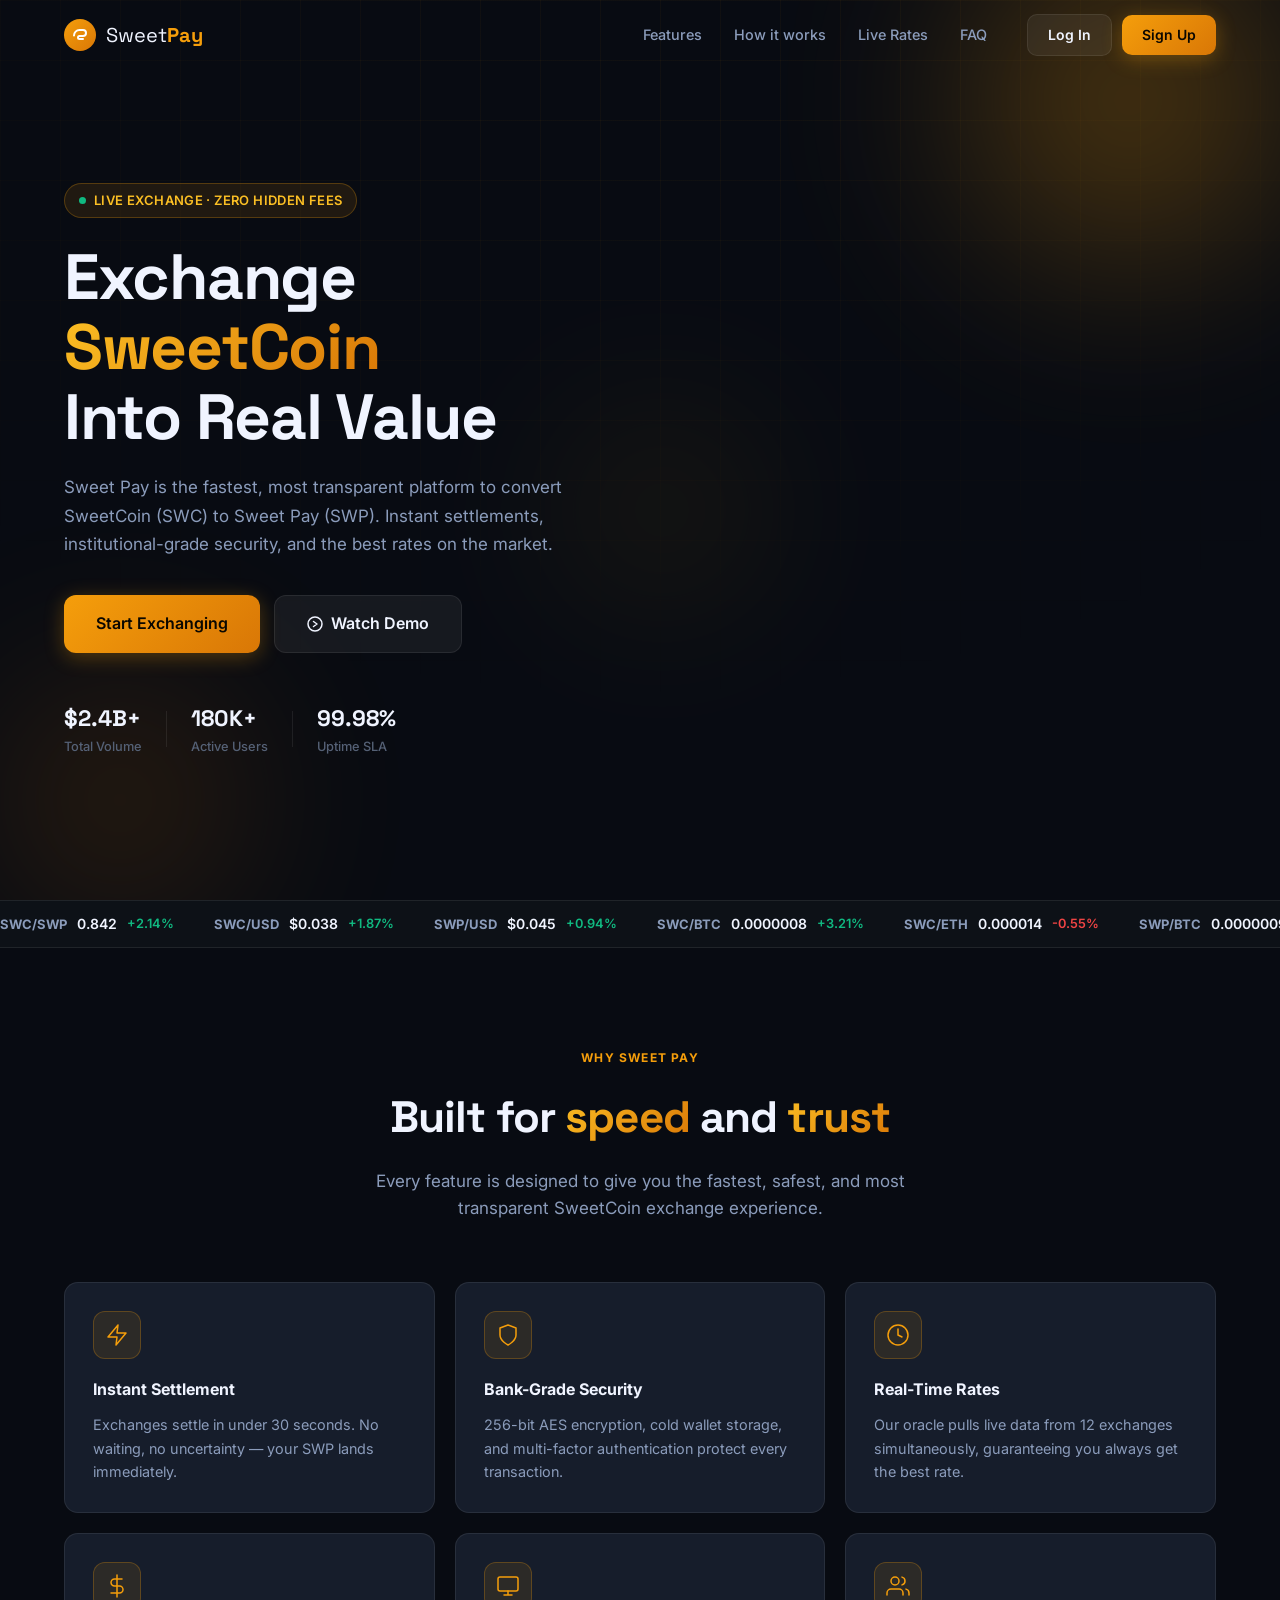
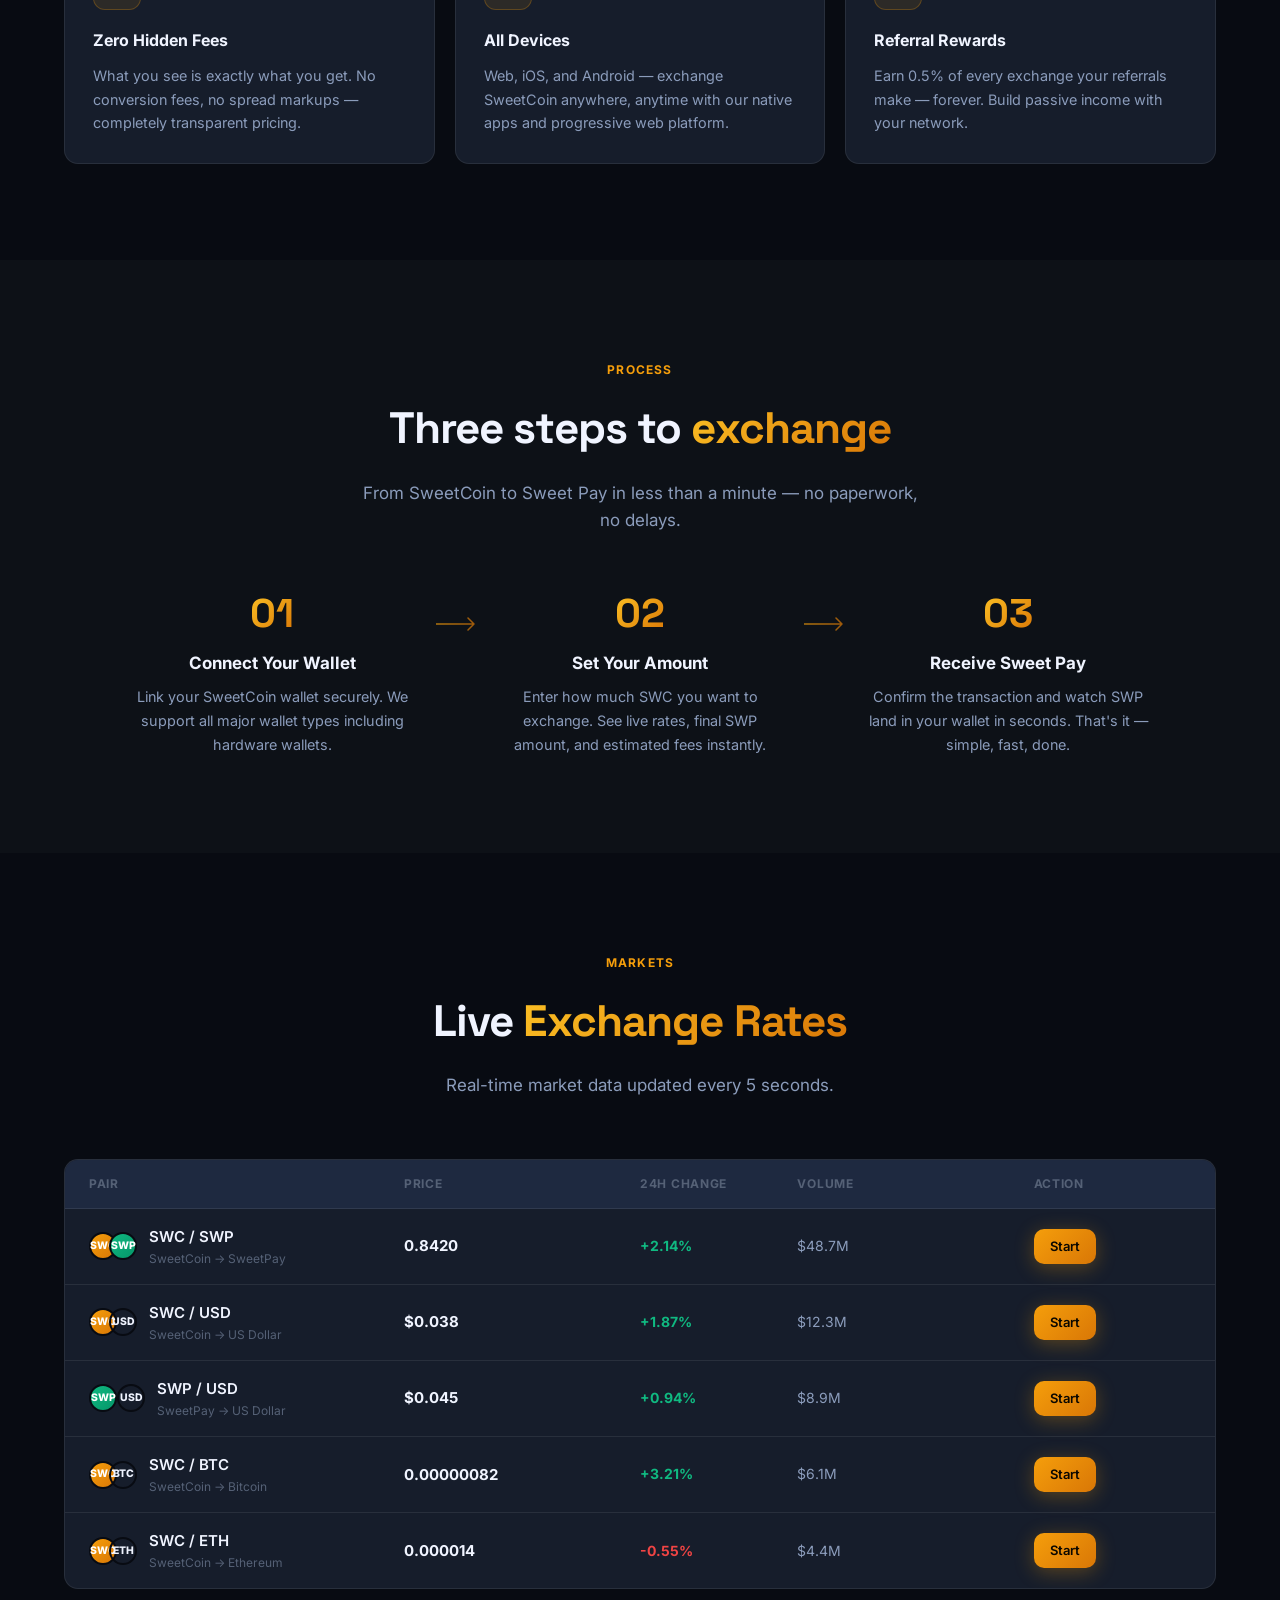
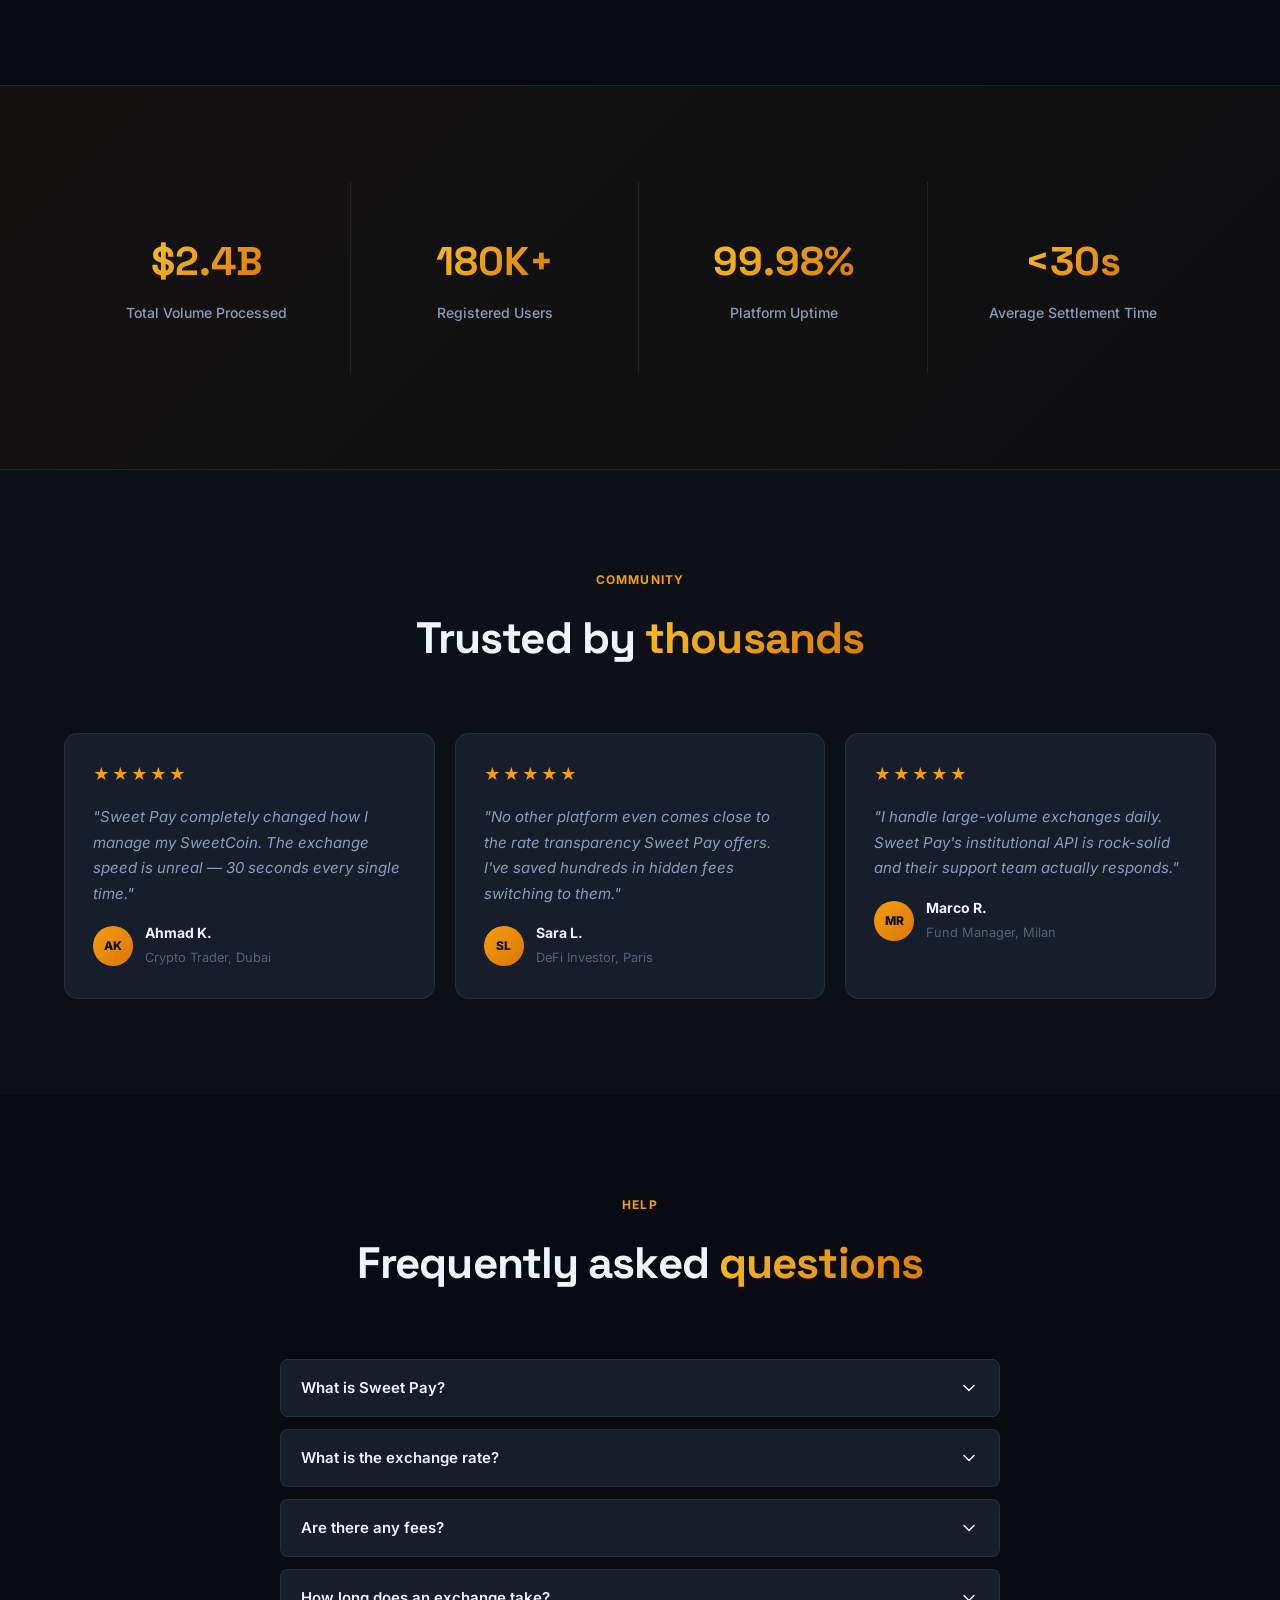
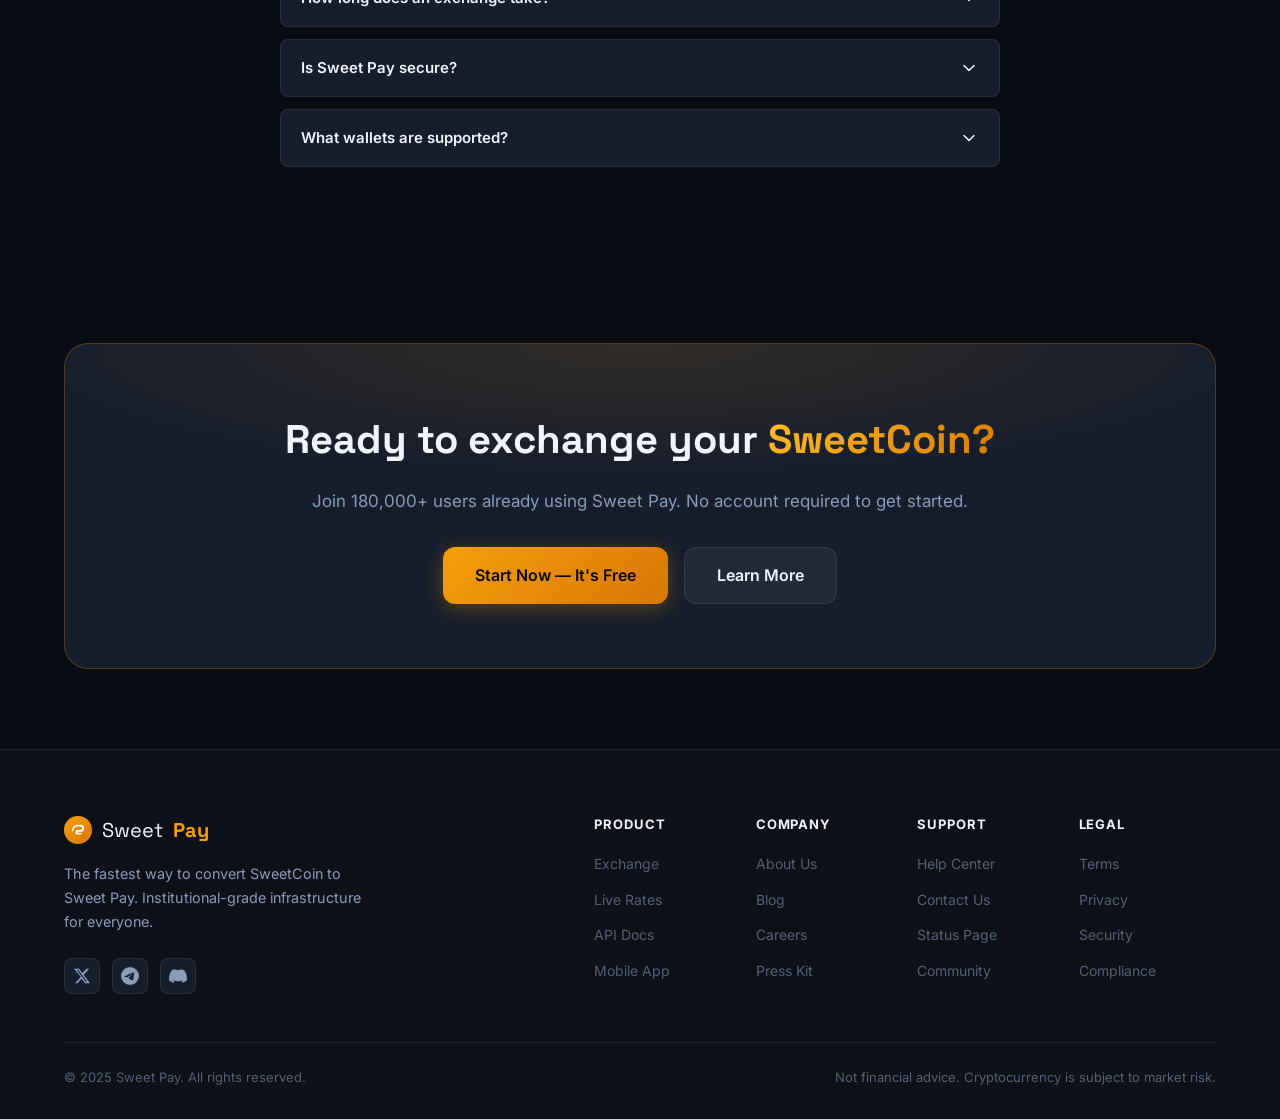
<file: index.html>
<!DOCTYPE html>
<html lang="en">
<head>
  <meta charset="UTF-8" />
  <meta name="viewport" content="width=device-width, initial-scale=1.0" />
  <title>Sweet Pay — SweetCoin Exchange</title>
  <meta name="description" content="Sweet Pay is the fastest, most secure platform to convert SweetCoin (SWC) into Sweet Pay (SWP) instantly." />
  <link rel="icon" href="assets/images/favicon.svg" type="image/svg+xml" />
  <link rel="preconnect" href="https://fonts.googleapis.com" />
  <link rel="preconnect" href="https://fonts.gstatic.com" crossorigin />
  <link href="https://fonts.googleapis.com/css2?family=Inter:wght@300;400;500;600;700;800;900&family=Space+Grotesk:wght@400;500;600;700&display=swap" rel="stylesheet" />
  <link rel="stylesheet" href="assets/css/style.css" />
</head>
<body>

  <!-- NAV -->
  <nav class="nav" id="nav">
    <div class="nav__container">
      <a href="#" class="nav__logo">
        <span class="nav__logo-icon">
          <svg width="32" height="32" viewBox="0 0 32 32" fill="none"><circle cx="16" cy="16" r="16" fill="url(#lg1)"/><path d="M10 16.5C10 13.462 12.462 11 15.5 11H19a3 3 0 010 6h-3.5a1.5 1.5 0 000 3H19" stroke="#fff" stroke-width="2" stroke-linecap="round"/><defs><linearGradient id="lg1" x1="0" y1="0" x2="32" y2="32" gradientUnits="userSpaceOnUse"><stop stop-color="#f59e0b"/><stop offset="1" stop-color="#d97706"/></linearGradient></defs></svg>
        </span>
        <span>Sweet<strong>Pay</strong></span>
      </a>
      <ul class="nav__links">
        <li><a href="#features">Features</a></li>
        <li><a href="#how">How it works</a></li>
        <li><a href="#rates">Live Rates</a></li>
        <li><a href="#faq">FAQ</a></li>
      </ul>
      <div class="nav__actions" id="nav-actions">
        <a href="login.html" class="btn btn--ghost">Log In</a>
        <a href="register.html" class="btn btn--primary">Sign Up</a>
      </div>
      <button class="nav__burger" id="burger" aria-label="Menu">
        <span></span><span></span><span></span>
      </button>
    </div>
    <div class="nav__mobile" id="mobile-menu">
      <a href="#features">Features</a>
      <a href="#how">How it works</a>
      <a href="#rates">Live Rates</a>
      <a href="#faq">FAQ</a>
      <a href="login.html" class="btn btn--ghost" style="margin-top:8px;">تسجيل الدخول</a>
      <a href="register.html" class="btn btn--primary" style="margin-top:8px;">إنشاء حساب</a>
    </div>
  </nav>

  <!-- HERO -->
  <section class="hero">
    <div class="hero__bg">
      <div class="hero__orb hero__orb--1"></div>
      <div class="hero__orb hero__orb--2"></div>
      <div class="hero__orb hero__orb--3"></div>
      <div class="hero__grid"></div>
    </div>
    <div class="container">
      <div class="hero__inner">
        <div class="hero__text" data-animate="fade-up">
          <div class="hero__badge">
            <span class="badge__dot"></span>
            Live Exchange · Zero Hidden Fees
          </div>
          <h1 class="hero__title">
            Exchange <span class="gradient-text">SweetCoin</span><br/>
            Into Real Value
          </h1>
          <p class="hero__subtitle">
            Sweet Pay is the fastest, most transparent platform to convert SweetCoin (SWC) to Sweet Pay (SWP). Instant settlements, institutional-grade security, and the best rates on the market.
          </p>
          <div class="hero__cta">
            <a href="register.html" class="btn btn--primary btn--lg">Start Exchanging</a>
            <a href="#how" class="btn btn--ghost btn--lg">
              <svg width="16" height="16" viewBox="0 0 16 16" fill="none"><circle cx="8" cy="8" r="7" stroke="currentColor" stroke-width="1.5"/><path d="M6.5 5.5L10 8l-3.5 2.5" stroke="currentColor" stroke-width="1.5" stroke-linecap="round" stroke-linejoin="round"/></svg>
              Watch Demo
            </a>
          </div>
          <div class="hero__trust">
            <div class="trust__item">
              <strong>$2.4B+</strong>
              <span>Total Volume</span>
            </div>
            <div class="trust__divider"></div>
            <div class="trust__item">
              <strong>180K+</strong>
              <span>Active Users</span>
            </div>
            <div class="trust__divider"></div>
            <div class="trust__item">
              <strong>99.98%</strong>
              <span>Uptime SLA</span>
            </div>
          </div>
        </div>

      </div>
    </div>
  </section>

  <!-- TICKER -->
  <div class="ticker">
    <div class="ticker__track" id="ticker-track">
      <div class="ticker__item"><span class="ticker__sym">SWC/SWP</span> <span class="ticker__price" id="t1">0.842</span> <span class="ticker__up">+2.14%</span></div>
      <div class="ticker__item"><span class="ticker__sym">SWC/USD</span> <span class="ticker__price">$0.038</span> <span class="ticker__up">+1.87%</span></div>
      <div class="ticker__item"><span class="ticker__sym">SWP/USD</span> <span class="ticker__price">$0.045</span> <span class="ticker__up">+0.94%</span></div>
      <div class="ticker__item"><span class="ticker__sym">SWC/BTC</span> <span class="ticker__price">0.0000008</span> <span class="ticker__up">+3.21%</span></div>
      <div class="ticker__item"><span class="ticker__sym">SWC/ETH</span> <span class="ticker__price">0.000014</span> <span class="ticker__down">-0.55%</span></div>
      <div class="ticker__item"><span class="ticker__sym">SWP/BTC</span> <span class="ticker__price">0.00000095</span> <span class="ticker__up">+1.32%</span></div>
      <div class="ticker__item"><span class="ticker__sym">Volume 24H</span> <span class="ticker__price">$48.7M</span> <span class="ticker__up">+12.4%</span></div>
      <!-- duplicated for infinite scroll -->
      <div class="ticker__item"><span class="ticker__sym">SWC/SWP</span> <span class="ticker__price">0.842</span> <span class="ticker__up">+2.14%</span></div>
      <div class="ticker__item"><span class="ticker__sym">SWC/USD</span> <span class="ticker__price">$0.038</span> <span class="ticker__up">+1.87%</span></div>
      <div class="ticker__item"><span class="ticker__sym">SWP/USD</span> <span class="ticker__price">$0.045</span> <span class="ticker__up">+0.94%</span></div>
      <div class="ticker__item"><span class="ticker__sym">SWC/BTC</span> <span class="ticker__price">0.0000008</span> <span class="ticker__up">+3.21%</span></div>
      <div class="ticker__item"><span class="ticker__sym">SWC/ETH</span> <span class="ticker__price">0.000014</span> <span class="ticker__down">-0.55%</span></div>
      <div class="ticker__item"><span class="ticker__sym">SWP/BTC</span> <span class="ticker__price">0.00000095</span> <span class="ticker__up">+1.32%</span></div>
      <div class="ticker__item"><span class="ticker__sym">Volume 24H</span> <span class="ticker__price">$48.7M</span> <span class="ticker__up">+12.4%</span></div>
    </div>
  </div>

  <!-- FEATURES -->
  <section class="section" id="features">
    <div class="container">
      <div class="section__header" data-animate="fade-up">
        <div class="section__label">Why Sweet Pay</div>
        <h2 class="section__title">Built for <span class="gradient-text">speed</span> and <span class="gradient-text">trust</span></h2>
        <p class="section__desc">Every feature is designed to give you the fastest, safest, and most transparent SweetCoin exchange experience.</p>
      </div>
      <div class="features__grid">
        <div class="feature-card" data-animate="fade-up" style="--delay: 0s">
          <div class="feature-card__icon">
            <svg width="24" height="24" viewBox="0 0 24 24" fill="none"><path d="M13 2L3 14h9l-1 8 10-12h-9l1-8z" stroke="currentColor" stroke-width="1.5" stroke-linecap="round" stroke-linejoin="round"/></svg>
          </div>
          <h3>Instant Settlement</h3>
          <p>Exchanges settle in under 30 seconds. No waiting, no uncertainty — your SWP lands immediately.</p>
        </div>
        <div class="feature-card" data-animate="fade-up" style="--delay: 0.1s">
          <div class="feature-card__icon">
            <svg width="24" height="24" viewBox="0 0 24 24" fill="none"><path d="M12 22s8-4 8-10V5l-8-3-8 3v7c0 6 8 10 8 10z" stroke="currentColor" stroke-width="1.5" stroke-linecap="round" stroke-linejoin="round"/></svg>
          </div>
          <h3>Bank-Grade Security</h3>
          <p>256-bit AES encryption, cold wallet storage, and multi-factor authentication protect every transaction.</p>
        </div>
        <div class="feature-card" data-animate="fade-up" style="--delay: 0.2s">
          <div class="feature-card__icon">
            <svg width="24" height="24" viewBox="0 0 24 24" fill="none"><circle cx="12" cy="12" r="10" stroke="currentColor" stroke-width="1.5"/><path d="M12 6v6l4 2" stroke="currentColor" stroke-width="1.5" stroke-linecap="round"/></svg>
          </div>
          <h3>Real-Time Rates</h3>
          <p>Our oracle pulls live data from 12 exchanges simultaneously, guaranteeing you always get the best rate.</p>
        </div>
        <div class="feature-card" data-animate="fade-up" style="--delay: 0.3s">
          <div class="feature-card__icon">
            <svg width="24" height="24" viewBox="0 0 24 24" fill="none"><path d="M12 1v22M17 5H9.5a3.5 3.5 0 100 7h5a3.5 3.5 0 110 7H6" stroke="currentColor" stroke-width="1.5" stroke-linecap="round" stroke-linejoin="round"/></svg>
          </div>
          <h3>Zero Hidden Fees</h3>
          <p>What you see is exactly what you get. No conversion fees, no spread markups — completely transparent pricing.</p>
        </div>
        <div class="feature-card" data-animate="fade-up" style="--delay: 0.4s">
          <div class="feature-card__icon">
            <svg width="24" height="24" viewBox="0 0 24 24" fill="none"><rect x="2" y="3" width="20" height="14" rx="2" stroke="currentColor" stroke-width="1.5"/><path d="M8 21h8M12 17v4" stroke="currentColor" stroke-width="1.5" stroke-linecap="round"/></svg>
          </div>
          <h3>All Devices</h3>
          <p>Web, iOS, and Android — exchange SweetCoin anywhere, anytime with our native apps and progressive web platform.</p>
        </div>
        <div class="feature-card" data-animate="fade-up" style="--delay: 0.5s">
          <div class="feature-card__icon">
            <svg width="24" height="24" viewBox="0 0 24 24" fill="none"><path d="M17 21v-2a4 4 0 00-4-4H5a4 4 0 00-4 4v2M9 11a4 4 0 100-8 4 4 0 000 8zM23 21v-2a4 4 0 00-3-3.87M16 3.13a4 4 0 010 7.75" stroke="currentColor" stroke-width="1.5" stroke-linecap="round" stroke-linejoin="round"/></svg>
          </div>
          <h3>Referral Rewards</h3>
          <p>Earn 0.5% of every exchange your referrals make — forever. Build passive income with your network.</p>
        </div>
      </div>
    </div>
  </section>

  <!-- HOW IT WORKS -->
  <section class="section section--dark" id="how">
    <div class="container">
      <div class="section__header" data-animate="fade-up">
        <div class="section__label">Process</div>
        <h2 class="section__title">Three steps to <span class="gradient-text">exchange</span></h2>
        <p class="section__desc">From SweetCoin to Sweet Pay in less than a minute — no paperwork, no delays.</p>
      </div>
      <div class="steps">
        <div class="step" data-animate="fade-up" style="--delay: 0s">
          <div class="step__number">01</div>
          <div class="step__content">
            <h3>Connect Your Wallet</h3>
            <p>Link your SweetCoin wallet securely. We support all major wallet types including hardware wallets.</p>
          </div>
        </div>
        <div class="step__arrow">
          <svg width="40" height="16" viewBox="0 0 40 16" fill="none"><path d="M0 8h38M32 2l6 6-6 6" stroke="url(#ag)" stroke-width="1.5" stroke-linecap="round" stroke-linejoin="round"/><defs><linearGradient id="ag" x1="0" y1="8" x2="40" y2="8" gradientUnits="userSpaceOnUse"><stop stop-color="#f59e0b"/><stop offset="1" stop-color="#d97706"/></linearGradient></defs></svg>
        </div>
        <div class="step" data-animate="fade-up" style="--delay: 0.15s">
          <div class="step__number">02</div>
          <div class="step__content">
            <h3>Set Your Amount</h3>
            <p>Enter how much SWC you want to exchange. See live rates, final SWP amount, and estimated fees instantly.</p>
          </div>
        </div>
        <div class="step__arrow">
          <svg width="40" height="16" viewBox="0 0 40 16" fill="none"><path d="M0 8h38M32 2l6 6-6 6" stroke="url(#ag2)" stroke-width="1.5" stroke-linecap="round" stroke-linejoin="round"/><defs><linearGradient id="ag2" x1="0" y1="8" x2="40" y2="8" gradientUnits="userSpaceOnUse"><stop stop-color="#f59e0b"/><stop offset="1" stop-color="#d97706"/></linearGradient></defs></svg>
        </div>
        <div class="step" data-animate="fade-up" style="--delay: 0.3s">
          <div class="step__number">03</div>
          <div class="step__content">
            <h3>Receive Sweet Pay</h3>
            <p>Confirm the transaction and watch SWP land in your wallet in seconds. That's it — simple, fast, done.</p>
          </div>
        </div>
      </div>
    </div>
  </section>

  <!-- LIVE RATES -->
  <section class="section" id="rates">
    <div class="container">
      <div class="section__header" data-animate="fade-up">
        <div class="section__label">Markets</div>
        <h2 class="section__title">Live <span class="gradient-text">Exchange Rates</span></h2>
        <p class="section__desc">Real-time market data updated every 5 seconds.</p>
      </div>
      <div class="rates-table" data-animate="fade-up">
        <div class="rates-table__header">
          <span>Pair</span>
          <span>Price</span>
          <span>24H Change</span>
          <span>Volume</span>
          <span>Action</span>
        </div>
        <div class="rates-table__body" id="rates-body">
          <!-- populated by JS -->
        </div>
      </div>
    </div>
  </section>

  <!-- STATS -->
  <section class="section stats-section">
    <div class="container">
      <div class="stats__grid">
        <div class="stat-card" data-animate="fade-up" style="--delay:0s">
          <div class="stat-card__value" data-count="2400000000">$2.4B</div>
          <div class="stat-card__label">Total Volume Processed</div>
        </div>
        <div class="stat-card" data-animate="fade-up" style="--delay:0.1s">
          <div class="stat-card__value" data-count="180000">180K+</div>
          <div class="stat-card__label">Registered Users</div>
        </div>
        <div class="stat-card" data-animate="fade-up" style="--delay:0.2s">
          <div class="stat-card__value">99.98%</div>
          <div class="stat-card__label">Platform Uptime</div>
        </div>
        <div class="stat-card" data-animate="fade-up" style="--delay:0.3s">
          <div class="stat-card__value">&lt;30s</div>
          <div class="stat-card__label">Average Settlement Time</div>
        </div>
      </div>
    </div>
  </section>

  <!-- TESTIMONIALS -->
  <section class="section section--dark">
    <div class="container">
      <div class="section__header" data-animate="fade-up">
        <div class="section__label">Community</div>
        <h2 class="section__title">Trusted by <span class="gradient-text">thousands</span></h2>
      </div>
      <div class="testimonials" data-animate="fade-up">
        <div class="testimonial">
          <div class="testimonial__stars">★★★★★</div>
          <p>"Sweet Pay completely changed how I manage my SweetCoin. The exchange speed is unreal — 30 seconds every single time."</p>
          <div class="testimonial__author">
            <div class="testimonial__avatar">AK</div>
            <div>
              <strong>Ahmad K.</strong>
              <span>Crypto Trader, Dubai</span>
            </div>
          </div>
        </div>
        <div class="testimonial">
          <div class="testimonial__stars">★★★★★</div>
          <p>"No other platform even comes close to the rate transparency Sweet Pay offers. I've saved hundreds in hidden fees switching to them."</p>
          <div class="testimonial__author">
            <div class="testimonial__avatar">SL</div>
            <div>
              <strong>Sara L.</strong>
              <span>DeFi Investor, Paris</span>
            </div>
          </div>
        </div>
        <div class="testimonial">
          <div class="testimonial__stars">★★★★★</div>
          <p>"I handle large-volume exchanges daily. Sweet Pay's institutional API is rock-solid and their support team actually responds."</p>
          <div class="testimonial__author">
            <div class="testimonial__avatar">MR</div>
            <div>
              <strong>Marco R.</strong>
              <span>Fund Manager, Milan</span>
            </div>
          </div>
        </div>
      </div>
    </div>
  </section>

  <!-- FAQ -->
  <section class="section" id="faq">
    <div class="container">
      <div class="section__header" data-animate="fade-up">
        <div class="section__label">Help</div>
        <h2 class="section__title">Frequently asked <span class="gradient-text">questions</span></h2>
      </div>
      <div class="faq__list" data-animate="fade-up">
        <div class="faq__item">
          <button class="faq__question">
            What is Sweet Pay?
            <svg class="faq__arrow" width="20" height="20" viewBox="0 0 20 20" fill="none"><path d="M5 7.5l5 5 5-5" stroke="currentColor" stroke-width="1.5" stroke-linecap="round" stroke-linejoin="round"/></svg>
          </button>
          <div class="faq__answer">Sweet Pay is a real-time currency exchange platform that converts SweetCoin (SWC) into Sweet Pay (SWP) tokens — instantly, securely, and with no hidden fees.</div>
        </div>
        <div class="faq__item">
          <button class="faq__question">
            What is the exchange rate?
            <svg class="faq__arrow" width="20" height="20" viewBox="0 0 20 20" fill="none"><path d="M5 7.5l5 5 5-5" stroke="currentColor" stroke-width="1.5" stroke-linecap="round" stroke-linejoin="round"/></svg>
          </button>
          <div class="faq__answer">The rate fluctuates live based on market conditions. Our oracle aggregates data from 12 exchanges to give you the best available rate at all times. Currently 1 SWC ≈ 0.842 SWP.</div>
        </div>
        <div class="faq__item">
          <button class="faq__question">
            Are there any fees?
            <svg class="faq__arrow" width="20" height="20" viewBox="0 0 20 20" fill="none"><path d="M5 7.5l5 5 5-5" stroke="currentColor" stroke-width="1.5" stroke-linecap="round" stroke-linejoin="round"/></svg>
          </button>
          <div class="faq__answer">No. Sweet Pay charges zero platform fees. Network gas fees may apply depending on the blockchain, but we always show you the exact cost upfront — no surprises.</div>
        </div>
        <div class="faq__item">
          <button class="faq__question">
            How long does an exchange take?
            <svg class="faq__arrow" width="20" height="20" viewBox="0 0 20 20" fill="none"><path d="M5 7.5l5 5 5-5" stroke="currentColor" stroke-width="1.5" stroke-linecap="round" stroke-linejoin="round"/></svg>
          </button>
          <div class="faq__answer">Most exchanges settle in under 30 seconds. During high network congestion, this can extend to a few minutes, but never hours.</div>
        </div>
        <div class="faq__item">
          <button class="faq__question">
            Is Sweet Pay secure?
            <svg class="faq__arrow" width="20" height="20" viewBox="0 0 20 20" fill="none"><path d="M5 7.5l5 5 5-5" stroke="currentColor" stroke-width="1.5" stroke-linecap="round" stroke-linejoin="round"/></svg>
          </button>
          <div class="faq__answer">Absolutely. We use 256-bit AES encryption, cold wallet storage for 95% of funds, mandatory 2FA, and regular third-party security audits. Your assets are always protected.</div>
        </div>
        <div class="faq__item">
          <button class="faq__question">
            What wallets are supported?
            <svg class="faq__arrow" width="20" height="20" viewBox="0 0 20 20" fill="none"><path d="M5 7.5l5 5 5-5" stroke="currentColor" stroke-width="1.5" stroke-linecap="round" stroke-linejoin="round"/></svg>
          </button>
          <div class="faq__answer">Sweet Pay is compatible with MetaMask, Trust Wallet, Ledger, Trezor, WalletConnect-compatible wallets, and all major SweetCoin native wallets.</div>
        </div>
      </div>
    </div>
  </section>

  <!-- CTA BANNER -->
  <section class="cta-section">
    <div class="container">
      <div class="cta-card" data-animate="fade-up">
        <div class="cta-card__bg"></div>
        <div class="cta-card__content">
          <h2>Ready to exchange your <span class="gradient-text">SweetCoin?</span></h2>
          <p>Join 180,000+ users already using Sweet Pay. No account required to get started.</p>
          <div class="cta-card__actions">
            <a href="register.html" class="btn btn--primary btn--lg">Start Now — It's Free</a>
            <a href="#features" class="btn btn--ghost btn--lg">Learn More</a>
          </div>
        </div>
      </div>
    </div>
  </section>

  <!-- FOOTER -->
  <footer class="footer">
    <div class="container">
      <div class="footer__top">
        <div class="footer__brand">
          <a href="#" class="nav__logo">
            <span class="nav__logo-icon">
              <svg width="28" height="28" viewBox="0 0 32 32" fill="none"><circle cx="16" cy="16" r="16" fill="url(#lg2)"/><path d="M10 16.5C10 13.462 12.462 11 15.5 11H19a3 3 0 010 6h-3.5a1.5 1.5 0 000 3H19" stroke="#fff" stroke-width="2" stroke-linecap="round"/><defs><linearGradient id="lg2" x1="0" y1="0" x2="32" y2="32" gradientUnits="userSpaceOnUse"><stop stop-color="#f59e0b"/><stop offset="1" stop-color="#d97706"/></linearGradient></defs></svg>
            </span>
            Sweet<strong>Pay</strong>
          </a>
          <p>The fastest way to convert SweetCoin to Sweet Pay. Institutional-grade infrastructure for everyone.</p>
          <div class="footer__socials">
            <a href="#" aria-label="Twitter">
              <svg width="18" height="18" viewBox="0 0 24 24" fill="currentColor"><path d="M18.244 2.25h3.308l-7.227 8.26 8.502 11.24H16.17l-4.714-6.231-5.401 6.231H2.746l7.73-8.835L1.254 2.25H8.08l4.254 5.622zm-1.161 17.52h1.833L7.084 4.126H5.117z"/></svg>
            </a>
            <a href="#" aria-label="Telegram">
              <svg width="18" height="18" viewBox="0 0 24 24" fill="currentColor"><path d="M11.944 0A12 12 0 0 0 0 12a12 12 0 0 0 12 12 12 12 0 0 0 12-12A12 12 0 0 0 12 0a12 12 0 0 0-.056 0zm4.962 7.224c.1-.002.321.023.465.14a.506.506 0 0 1 .171.325c.016.093.036.306.02.472-.18 1.898-.96 6.504-1.36 8.627-.168.9-.499 1.201-.82 1.23-.696.065-1.225-.46-1.9-.902-1.056-.693-1.653-1.124-2.678-1.8-1.185-.78-.417-1.21.258-1.91.177-.184 3.247-2.977 3.307-3.23.007-.032.014-.15-.056-.212s-.174-.041-.249-.024c-.106.024-1.793 1.14-5.061 3.345-.48.33-.913.49-1.302.48-.428-.008-1.252-.241-1.865-.44-.752-.245-1.349-.374-1.297-.789.027-.216.325-.437.893-.663 3.498-1.524 5.83-2.529 6.998-3.014 3.332-1.386 4.025-1.627 4.476-1.635z"/></svg>
            </a>
            <a href="#" aria-label="Discord">
              <svg width="18" height="18" viewBox="0 0 24 24" fill="currentColor"><path d="M20.317 4.37a19.791 19.791 0 00-4.885-1.515.074.074 0 00-.079.037c-.21.375-.444.864-.608 1.25a18.27 18.27 0 00-5.487 0 12.64 12.64 0 00-.617-1.25.077.077 0 00-.079-.037A19.736 19.736 0 003.677 4.37a.07.07 0 00-.032.027C.533 9.046-.32 13.58.099 18.057.1 18.08.112 18.1.13 18.114a19.9 19.9 0 005.993 3.03.078.078 0 00.084-.028c.462-.63.874-1.295 1.226-1.994a.076.076 0 00-.041-.106 13.107 13.107 0 01-1.872-.892.077.077 0 01-.008-.128 10.2 10.2 0 00.372-.292.074.074 0 01.077-.01c3.928 1.793 8.18 1.793 12.062 0a.074.074 0 01.078.01c.12.098.246.198.373.292a.077.077 0 01-.006.127 12.299 12.299 0 01-1.873.892.077.077 0 00-.041.107c.36.698.772 1.362 1.225 1.993a.076.076 0 00.084.028 19.839 19.839 0 006.002-3.03.077.077 0 00.032-.054c.5-5.177-.838-9.674-3.549-13.66a.061.061 0 00-.031-.03z"/></svg>
            </a>
          </div>
        </div>
        <div class="footer__links">
          <div class="footer__col">
            <h4>Product</h4>
            <ul>
              <li><a href="#">Exchange</a></li>
              <li><a href="#">Live Rates</a></li>
              <li><a href="#">API Docs</a></li>
              <li><a href="#">Mobile App</a></li>
            </ul>
          </div>
          <div class="footer__col">
            <h4>Company</h4>
            <ul>
              <li><a href="#">About Us</a></li>
              <li><a href="#">Blog</a></li>
              <li><a href="#">Careers</a></li>
              <li><a href="#">Press Kit</a></li>
            </ul>
          </div>
          <div class="footer__col">
            <h4>Support</h4>
            <ul>
              <li><a href="#">Help Center</a></li>
              <li><a href="#">Contact Us</a></li>
              <li><a href="#">Status Page</a></li>
              <li><a href="#">Community</a></li>
            </ul>
          </div>
          <div class="footer__col">
            <h4>Legal</h4>
            <ul>
              <li><a href="#">Terms</a></li>
              <li><a href="#">Privacy</a></li>
              <li><a href="#">Security</a></li>
              <li><a href="#">Compliance</a></li>
            </ul>
          </div>
        </div>
      </div>
      <div class="footer__bottom">
        <p>&copy; 2025 Sweet Pay. All rights reserved.</p>
        <p class="footer__disclaimer">Not financial advice. Cryptocurrency is subject to market risk.</p>
      </div>
    </div>
  </footer>

  <!-- MODAL -->
  <div class="modal" id="success-modal">
    <div class="modal__overlay" id="modal-overlay"></div>
    <div class="modal__box">
      <div class="modal__icon">
        <svg width="48" height="48" viewBox="0 0 48 48" fill="none"><circle cx="24" cy="24" r="24" fill="url(#mlg)"/><path d="M14 24l7 7 13-14" stroke="#fff" stroke-width="2.5" stroke-linecap="round" stroke-linejoin="round"/><defs><linearGradient id="mlg" x1="0" y1="0" x2="48" y2="48" gradientUnits="userSpaceOnUse"><stop stop-color="#f59e0b"/><stop offset="1" stop-color="#d97706"/></linearGradient></defs></svg>
      </div>
      <h3>Exchange Initiated!</h3>
      <p id="modal-msg">Your SWC is being converted to SWP. Estimated arrival: <strong>~30 seconds</strong></p>
      <button class="btn btn--primary btn--full" id="modal-close">Done</button>
    </div>
  </div>

  <script src="assets/js/main.js"></script>
</body>
</html>
</file>
<file: assets/css/style.css>
/* ============================================================
   SWEET PAY — Global Styles
   ============================================================ */

*, *::before, *::after { box-sizing: border-box; margin: 0; padding: 0; }

:root {
  --gold:        #f59e0b;
  --gold-dark:   #d97706;
  --gold-light:  #fbbf24;
  --bg:          #080b12;
  --bg-2:        #0d1117;
  --bg-3:        #111827;
  --surface:     #161d2b;
  --surface-2:   #1e2940;
  --border:      rgba(255,255,255,0.08);
  --border-gold: rgba(245,158,11,0.25);
  --text:        #f0f4ff;
  --text-2:      #8b9cbb;
  --text-3:      #556176;
  --green:       #10b981;
  --red:         #ef4444;
  --radius:      14px;
  --radius-sm:   8px;
  --shadow:      0 4px 32px rgba(0,0,0,0.4);
  --shadow-gold: 0 0 40px rgba(245,158,11,0.15);
}

html { scroll-behavior: smooth; font-size: 16px; }

body {
  font-family: 'Inter', system-ui, sans-serif;
  background: var(--bg);
  color: var(--text);
  line-height: 1.6;
  overflow-x: hidden;
  -webkit-font-smoothing: antialiased;
}

a { color: inherit; text-decoration: none; }
img { display: block; max-width: 100%; }
input, button { font-family: inherit; }

/* ── Container ── */
.container { max-width: 1200px; margin: 0 auto; padding: 0 24px; }

/* ── Gradient Text ── */
.gradient-text {
  background: linear-gradient(135deg, var(--gold-light), var(--gold-dark));
  -webkit-background-clip: text;
  -webkit-text-fill-color: transparent;
  background-clip: text;
}

/* ── Buttons ── */
.btn {
  display: inline-flex; align-items: center; gap: 8px;
  padding: 12px 24px; border-radius: 10px; font-size: 0.9375rem;
  font-weight: 600; cursor: pointer; border: none; transition: all .22s ease;
  white-space: nowrap;
}
.btn--primary {
  background: linear-gradient(135deg, var(--gold), var(--gold-dark));
  color: #0a0700;
  box-shadow: 0 4px 20px rgba(245,158,11,0.3);
}
.btn--primary:hover { transform: translateY(-2px); box-shadow: 0 8px 32px rgba(245,158,11,0.45); }
.btn--ghost {
  background: rgba(255,255,255,0.06); color: var(--text);
  border: 1px solid var(--border);
}
.btn--ghost:hover { background: rgba(255,255,255,0.1); border-color: rgba(255,255,255,0.2); }
.btn--lg { padding: 15px 32px; font-size: 1rem; border-radius: 12px; }
.btn--full { width: 100%; justify-content: center; }

/* ============================================================
   NAV
   ============================================================ */
.nav {
  position: fixed; top: 0; left: 0; right: 0; z-index: 100;
  border-bottom: 1px solid transparent;
  transition: background .3s, border-color .3s, backdrop-filter .3s;
}
.nav.scrolled {
  background: rgba(8,11,18,0.92);
  backdrop-filter: blur(20px);
  border-color: var(--border);
}
.nav__container {
  max-width: 1200px; margin: 0 auto; padding: 0 24px;
  height: 70px; display: flex; align-items: center; gap: 40px;
}
.nav__logo {
  display: flex; align-items: center; gap: 10px;
  font-family: 'Space Grotesk', sans-serif; font-size: 1.25rem;
  color: var(--text); flex-shrink: 0;
}
.nav__logo strong { color: var(--gold); }
.nav__logo-icon { display: flex; }
.nav__links {
  display: flex; align-items: center; gap: 32px; list-style: none;
  margin-left: auto;
}
.nav__links a { color: var(--text-2); font-size: 0.9rem; font-weight: 500; transition: color .2s; }
.nav__links a:hover { color: var(--text); }
.nav__actions { display: flex; align-items: center; gap: 10px; flex-shrink: 0; }
.nav__actions .btn { padding: 9px 20px; font-size: 0.875rem; }
.nav__burger { display: none; flex-direction: column; gap: 5px; background: none; border: none; cursor: pointer; padding: 4px; }
.nav__burger span { display: block; width: 22px; height: 2px; background: var(--text); border-radius: 2px; transition: all .2s; }
.nav__mobile {
  display: none; flex-direction: column; gap: 8px;
  background: var(--bg-2); border-top: 1px solid var(--border);
  padding: 16px 24px 20px;
}
.nav__mobile a { color: var(--text-2); font-size: 0.95rem; padding: 8px 0; border-bottom: 1px solid var(--border); }
.nav__mobile a:last-child { border: none; margin-top: 8px; }
.nav__mobile.open { display: flex; }

/* ============================================================
   HERO
   ============================================================ */
.hero {
  position: relative; min-height: 100vh; display: flex; align-items: center;
  padding: 100px 0 60px; overflow: hidden;
}
.hero__bg { position: absolute; inset: 0; pointer-events: none; }
.hero__orb {
  position: absolute; border-radius: 50%; filter: blur(80px); opacity: .35;
}
.hero__orb--1 { width: 500px; height: 500px; background: radial-gradient(circle, #f59e0b 0%, transparent 70%); top: -150px; right: -100px; }
.hero__orb--2 { width: 400px; height: 400px; background: radial-gradient(circle, #d97706 0%, transparent 70%); bottom: -100px; left: -80px; opacity: .2; }
.hero__orb--3 { width: 300px; height: 300px; background: radial-gradient(circle, #fbbf24 0%, transparent 70%); top: 40%; left: 40%; opacity: .1; }
.hero__grid {
  position: absolute; inset: 0;
  background-image: linear-gradient(rgba(245,158,11,0.04) 1px, transparent 1px),
                    linear-gradient(90deg, rgba(245,158,11,0.04) 1px, transparent 1px);
  background-size: 60px 60px;
  mask-image: radial-gradient(ellipse 80% 80% at 50% 0%, black 20%, transparent 100%);
}
.hero__inner {
  display: grid; grid-template-columns: 1fr 480px; gap: 64px;
  align-items: center; position: relative;
}
.hero__badge {
  display: inline-flex; align-items: center; gap: 8px;
  background: rgba(245,158,11,0.1); border: 1px solid var(--border-gold);
  color: var(--gold-light); font-size: 0.8125rem; font-weight: 600;
  padding: 6px 14px; border-radius: 50px; margin-bottom: 24px;
  letter-spacing: .03em; text-transform: uppercase;
}
.badge__dot { width: 7px; height: 7px; border-radius: 50%; background: var(--green); animation: pulse 2s infinite; }
@keyframes pulse { 0%,100%{opacity:1;transform:scale(1)} 50%{opacity:.5;transform:scale(.8)} }

.hero__title {
  font-family: 'Space Grotesk', sans-serif;
  font-size: clamp(2.5rem, 5vw, 4rem); font-weight: 700;
  line-height: 1.1; letter-spacing: -.02em;
  margin-bottom: 20px;
}
.hero__subtitle {
  font-size: 1.0625rem; color: var(--text-2); max-width: 500px;
  line-height: 1.7; margin-bottom: 36px;
}
.hero__cta { display: flex; gap: 14px; flex-wrap: wrap; margin-bottom: 48px; }
.hero__trust {
  display: flex; align-items: center; gap: 24px; flex-wrap: wrap;
}
.trust__item { display: flex; flex-direction: column; }
.trust__item strong { font-size: 1.4rem; font-weight: 700; color: var(--text); font-family: 'Space Grotesk', sans-serif; }
.trust__item span { font-size: 0.8rem; color: var(--text-3); font-weight: 500; }
.trust__divider { width: 1px; height: 36px; background: var(--border); }

/* ── Widget ── */
.widget {
  background: var(--surface); border: 1px solid var(--border);
  border-radius: 20px; overflow: hidden; box-shadow: var(--shadow);
  position: relative;
}
.widget::before {
  content: ''; position: absolute; inset: 0;
  background: linear-gradient(135deg, rgba(245,158,11,0.06) 0%, transparent 60%);
  pointer-events: none;
}
.widget__header {
  display: flex; align-items: center; justify-content: space-between;
  padding: 20px 24px; border-bottom: 1px solid var(--border);
}
.widget__header h3 { font-size: 1rem; font-weight: 700; }
.widget__rate-badge {
  display: flex; align-items: center; gap: 6px;
  font-size: 0.75rem; font-weight: 600; color: var(--green);
  background: rgba(16,185,129,0.1); border: 1px solid rgba(16,185,129,0.2);
  padding: 4px 10px; border-radius: 50px;
}
.rate__live { width: 6px; height: 6px; border-radius: 50%; background: var(--green); animation: pulse 2s infinite; }
.widget__body { padding: 24px; display: flex; flex-direction: column; gap: 4px; }

.field { display: flex; flex-direction: column; gap: 8px; }
.field__label { font-size: 0.8125rem; font-weight: 600; color: var(--text-2); text-transform: uppercase; letter-spacing: .04em; }
.field__input-wrap {
  display: flex; align-items: center;
  background: var(--bg); border: 1.5px solid var(--border);
  border-radius: var(--radius-sm); overflow: hidden;
  transition: border-color .2s;
}
.field__input-wrap:focus-within { border-color: var(--gold); }
.field__input {
  flex: 1; padding: 14px 16px; background: none; border: none;
  color: var(--text); font-size: 1.125rem; font-weight: 600; outline: none;
}
.field__input--output { color: var(--gold-light); }
.field__token {
  display: flex; align-items: center; gap: 8px;
  padding: 0 14px; border-left: 1px solid var(--border);
}
.token__icon {
  font-size: 0.75rem; font-weight: 800; padding: 4px 8px;
  border-radius: 6px; letter-spacing: .04em;
}
.token__icon--swc { background: rgba(245,158,11,0.15); color: var(--gold); }
.token__icon--swp { background: rgba(16,185,129,0.12); color: var(--green); }
.token__name { font-size: 0.8125rem; font-weight: 600; color: var(--text-2); white-space: nowrap; }
.field__balance { font-size: 0.75rem; color: var(--text-3); }

.swap-btn {
  align-self: center; width: 40px; height: 40px; border-radius: 50%;
  background: var(--surface-2); border: 1px solid var(--border);
  color: var(--text-2); cursor: pointer; display: flex; align-items: center;
  justify-content: center; transition: all .2s; flex-shrink: 0;
}
.swap-btn:hover { border-color: var(--gold); color: var(--gold); transform: rotate(180deg); }

.widget__info {
  background: var(--bg); border: 1px solid var(--border); border-radius: var(--radius-sm);
  padding: 14px 16px; margin-top: 8px; display: flex; flex-direction: column; gap: 10px;
}
.info__row {
  display: flex; justify-content: space-between; align-items: center;
  font-size: 0.8125rem; color: var(--text-2);
}
.info__row span:last-child { font-weight: 600; color: var(--text); }
.info__green { color: var(--green) !important; }
.widget__note {
  text-align: center; font-size: 0.75rem; color: var(--text-3); margin-top: 4px;
}
.widget__note a { color: var(--gold); text-decoration: underline; }

/* ============================================================
   TICKER
   ============================================================ */
.ticker {
  background: var(--bg-2); border-top: 1px solid var(--border);
  border-bottom: 1px solid var(--border); overflow: hidden; padding: 12px 0;
}
.ticker__track {
  display: flex; gap: 40px; white-space: nowrap;
  animation: ticker-scroll 30s linear infinite;
}
@keyframes ticker-scroll { 0%{transform:translateX(0)} 100%{transform:translateX(-50%)} }
.ticker__item { display: flex; align-items: center; gap: 10px; flex-shrink: 0; }
.ticker__sym { font-size: 0.8125rem; font-weight: 700; color: var(--text-2); }
.ticker__price { font-size: 0.875rem; font-weight: 600; }
.ticker__up { color: var(--green); font-size: 0.8rem; font-weight: 600; }
.ticker__down { color: var(--red); font-size: 0.8rem; font-weight: 600; }

/* ============================================================
   SECTIONS
   ============================================================ */
.section { padding: 96px 0; }
.section--dark { background: var(--bg-2); }
.section__header { text-align: center; margin-bottom: 60px; }
.section__label {
  display: inline-block; font-size: 0.75rem; font-weight: 700;
  text-transform: uppercase; letter-spacing: .1em; color: var(--gold);
  margin-bottom: 14px;
}
.section__title {
  font-family: 'Space Grotesk', sans-serif; font-size: clamp(2rem, 4vw, 2.75rem);
  font-weight: 700; letter-spacing: -.02em; margin-bottom: 16px;
}
.section__desc { font-size: 1.0625rem; color: var(--text-2); max-width: 560px; margin: 0 auto; }

/* ── Features ── */
.features__grid {
  display: grid; grid-template-columns: repeat(3, 1fr); gap: 20px;
}
.feature-card {
  background: var(--surface); border: 1px solid var(--border);
  border-radius: var(--radius); padding: 28px; transition: all .25s;
  animation-delay: var(--delay, 0s);
}
.feature-card:hover { border-color: var(--border-gold); transform: translateY(-4px); box-shadow: var(--shadow-gold); }
.feature-card__icon {
  width: 48px; height: 48px; border-radius: 12px;
  background: rgba(245,158,11,0.1); border: 1px solid var(--border-gold);
  display: flex; align-items: center; justify-content: center;
  color: var(--gold); margin-bottom: 18px;
}
.feature-card h3 { font-size: 1rem; font-weight: 700; margin-bottom: 10px; }
.feature-card p { font-size: 0.9rem; color: var(--text-2); line-height: 1.65; }

/* ── Steps ── */
.steps {
  display: flex; align-items: flex-start; gap: 24px; justify-content: center;
}
.step {
  max-width: 280px; text-align: center; display: flex; flex-direction: column;
  align-items: center; gap: 16px;
}
.step__number {
  font-family: 'Space Grotesk', sans-serif;
  font-size: 2.5rem; font-weight: 800; line-height: 1;
  background: linear-gradient(135deg, var(--gold-light), var(--gold-dark));
  -webkit-background-clip: text; -webkit-text-fill-color: transparent; background-clip: text;
}
.step__content h3 { font-size: 1.0625rem; font-weight: 700; margin-bottom: 8px; }
.step__content p { font-size: 0.9rem; color: var(--text-2); line-height: 1.65; }
.step__arrow { padding-top: 20px; flex-shrink: 0; opacity: .7; }

/* ── Rates Table ── */
.rates-table {
  background: var(--surface); border: 1px solid var(--border);
  border-radius: var(--radius); overflow: hidden;
}
.rates-table__header {
  display: grid; grid-template-columns: 2fr 1.5fr 1fr 1.5fr 1fr;
  padding: 14px 24px; background: var(--surface-2);
  border-bottom: 1px solid var(--border);
  font-size: 0.75rem; font-weight: 700; text-transform: uppercase;
  letter-spacing: .06em; color: var(--text-3);
}
.rate-row {
  display: grid; grid-template-columns: 2fr 1.5fr 1fr 1.5fr 1fr;
  padding: 16px 24px; border-bottom: 1px solid var(--border);
  align-items: center; transition: background .15s;
}
.rate-row:last-child { border-bottom: none; }
.rate-row:hover { background: rgba(255,255,255,0.02); }
.rate-row__pair { display: flex; align-items: center; gap: 12px; }
.rate-row__icons { display: flex; }
.coin-icon {
  width: 28px; height: 28px; border-radius: 50%; display: flex;
  align-items: center; justify-content: center; font-size: 0.65rem;
  font-weight: 800; border: 2px solid var(--bg);
}
.coin-icon--swc { background: linear-gradient(135deg, #f59e0b, #d97706); color: #fff; margin-right: -8px; }
.coin-icon--swp { background: linear-gradient(135deg, #10b981, #059669); color: #fff; }
.rate-row__name { font-weight: 600; font-size: 0.9375rem; }
.rate-row__sub { font-size: 0.75rem; color: var(--text-3); }
.rate-row__price { font-weight: 700; font-size: 0.9375rem; }
.rate-row__change { font-weight: 700; font-size: 0.875rem; }
.change--up { color: var(--green); }
.change--down { color: var(--red); }
.rate-row__vol { font-size: 0.875rem; color: var(--text-2); }
.rate-row__action .btn { padding: 7px 16px; font-size: 0.8125rem; }

/* ── Stats ── */
.stats-section {
  background: linear-gradient(135deg, rgba(245,158,11,0.05) 0%, rgba(217,119,6,0.03) 100%);
  border-top: 1px solid var(--border); border-bottom: 1px solid var(--border);
}
.stats__grid {
  display: grid; grid-template-columns: repeat(4, 1fr); gap: 2px;
}
.stat-card {
  display: flex; flex-direction: column; align-items: center; justify-content: center;
  padding: 48px 24px; text-align: center;
  border-right: 1px solid var(--border);
}
.stat-card:last-child { border-right: none; }
.stat-card__value {
  font-family: 'Space Grotesk', sans-serif; font-size: 2.5rem; font-weight: 800;
  background: linear-gradient(135deg, var(--gold-light), var(--gold-dark));
  -webkit-background-clip: text; -webkit-text-fill-color: transparent; background-clip: text;
  margin-bottom: 8px;
}
.stat-card__label { font-size: 0.875rem; color: var(--text-2); font-weight: 500; }

/* ── Testimonials ── */
.testimonials { display: grid; grid-template-columns: repeat(3, 1fr); gap: 20px; }
.testimonial {
  background: var(--surface); border: 1px solid var(--border);
  border-radius: var(--radius); padding: 28px;
  display: flex; flex-direction: column; gap: 16px;
}
.testimonial__stars { color: var(--gold); font-size: 1rem; letter-spacing: 2px; }
.testimonial p { font-size: 0.9375rem; color: var(--text-2); line-height: 1.7; font-style: italic; }
.testimonial__author { display: flex; align-items: center; gap: 12px; }
.testimonial__avatar {
  width: 40px; height: 40px; border-radius: 50%;
  background: linear-gradient(135deg, var(--gold), var(--gold-dark));
  display: flex; align-items: center; justify-content: center;
  font-size: 0.75rem; font-weight: 800; color: #0a0700; flex-shrink: 0;
}
.testimonial__author strong { display: block; font-size: 0.875rem; }
.testimonial__author span { font-size: 0.8rem; color: var(--text-3); }

/* ── FAQ ── */
.faq__list { max-width: 720px; margin: 0 auto; display: flex; flex-direction: column; gap: 12px; }
.faq__item {
  background: var(--surface); border: 1px solid var(--border);
  border-radius: var(--radius-sm); overflow: hidden;
}
.faq__question {
  width: 100%; padding: 18px 20px; background: none; border: none;
  color: var(--text); font-size: 0.9375rem; font-weight: 600;
  cursor: pointer; display: flex; justify-content: space-between;
  align-items: center; gap: 16px; text-align: left; transition: color .2s;
}
.faq__question:hover { color: var(--gold); }
.faq__arrow { flex-shrink: 0; transition: transform .25s; }
.faq__item.open .faq__arrow { transform: rotate(180deg); }
.faq__answer {
  max-height: 0; overflow: hidden; transition: max-height .35s ease, padding .35s;
  font-size: 0.9rem; color: var(--text-2); line-height: 1.7;
  padding: 0 20px; border-top: 0px solid var(--border);
}
.faq__item.open .faq__answer {
  max-height: 200px; padding: 0 20px 18px; border-top: 1px solid var(--border);
  padding-top: 14px;
}

/* ── CTA ── */
.cta-section { padding: 80px 0; }
.cta-card {
  position: relative; background: var(--surface);
  border: 1px solid var(--border-gold); border-radius: 24px;
  overflow: hidden; padding: 64px 48px; text-align: center;
}
.cta-card__bg {
  position: absolute; inset: 0;
  background: radial-gradient(ellipse 80% 60% at 50% 0%, rgba(245,158,11,0.12) 0%, transparent 70%);
  pointer-events: none;
}
.cta-card__content { position: relative; }
.cta-card h2 {
  font-family: 'Space Grotesk', sans-serif; font-size: clamp(1.75rem, 3.5vw, 2.5rem);
  font-weight: 700; margin-bottom: 16px;
}
.cta-card p { font-size: 1.0625rem; color: var(--text-2); margin-bottom: 32px; }
.cta-card__actions { display: flex; gap: 16px; justify-content: center; flex-wrap: wrap; }

/* ── Footer ── */
.footer { background: var(--bg-2); border-top: 1px solid var(--border); padding: 64px 0 32px; }
.footer__top { display: grid; grid-template-columns: 1.5fr 2fr; gap: 64px; margin-bottom: 48px; }
.footer__brand .nav__logo { margin-bottom: 16px; }
.footer__brand p { font-size: 0.9rem; color: var(--text-2); max-width: 300px; line-height: 1.65; margin-bottom: 24px; }
.footer__socials { display: flex; gap: 12px; }
.footer__socials a {
  width: 36px; height: 36px; border-radius: 8px;
  background: var(--surface); border: 1px solid var(--border);
  display: flex; align-items: center; justify-content: center;
  color: var(--text-2); transition: all .2s;
}
.footer__socials a:hover { border-color: var(--gold); color: var(--gold); }
.footer__links { display: grid; grid-template-columns: repeat(4, 1fr); gap: 24px; }
.footer__col h4 { font-size: 0.8125rem; font-weight: 700; text-transform: uppercase; letter-spacing: .07em; color: var(--text); margin-bottom: 16px; }
.footer__col ul { list-style: none; display: flex; flex-direction: column; gap: 10px; }
.footer__col ul a { font-size: 0.875rem; color: var(--text-3); transition: color .2s; }
.footer__col ul a:hover { color: var(--gold); }
.footer__bottom {
  padding-top: 24px; border-top: 1px solid var(--border);
  display: flex; justify-content: space-between; align-items: center;
  font-size: 0.8125rem; color: var(--text-3); flex-wrap: wrap; gap: 8px;
}

/* ── Modal ── */
.modal { position: fixed; inset: 0; z-index: 200; display: none; align-items: center; justify-content: center; }
.modal.open { display: flex; }
.modal__overlay { position: absolute; inset: 0; background: rgba(0,0,0,0.7); backdrop-filter: blur(8px); }
.modal__box {
  position: relative; background: var(--surface); border: 1px solid var(--border-gold);
  border-radius: 20px; padding: 40px 32px; max-width: 420px; width: 90%;
  text-align: center; display: flex; flex-direction: column; gap: 16px;
  box-shadow: var(--shadow), var(--shadow-gold);
}
.modal__icon { display: flex; justify-content: center; }
.modal__box h3 { font-size: 1.375rem; font-weight: 700; }
.modal__box p { color: var(--text-2); font-size: 0.9375rem; }

/* ============================================================
   ANIMATIONS
   ============================================================ */
[data-animate] { opacity: 0; transform: translateY(30px); transition: opacity .7s ease, transform .7s ease; transition-delay: var(--delay, 0s); }
[data-animate="fade-left"] { transform: translateX(30px); }
[data-animate].visible { opacity: 1; transform: none; }

/* ============================================================
   RESPONSIVE
   ============================================================ */
@media (max-width: 1024px) {
  .hero__inner { grid-template-columns: 1fr; max-width: 600px; margin: 0 auto; }
  .hero__text { text-align: center; }
  .hero__subtitle { margin: 0 auto 36px; }
  .hero__cta { justify-content: center; }
  .hero__trust { justify-content: center; }
  [data-animate="fade-left"] { transform: translateY(30px); }
  .features__grid { grid-template-columns: repeat(2, 1fr); }
  .steps { flex-direction: column; align-items: center; }
  .step__arrow { transform: rotate(90deg); }
  .stats__grid { grid-template-columns: repeat(2, 1fr); }
  .stat-card { border-right: none; border-bottom: 1px solid var(--border); }
  .stat-card:nth-child(odd) { border-right: 1px solid var(--border); }
  .stat-card:last-child { border-bottom: none; }
  .testimonials { grid-template-columns: 1fr; }
  .footer__top { grid-template-columns: 1fr; gap: 40px; }
}
@media (max-width: 768px) {
  .nav__links, .nav__actions { display: none; }
  .nav__burger { display: flex; margin-left: auto; }
  .hero { padding: 90px 0 40px; }
  .features__grid { grid-template-columns: 1fr; }
  .rates-table__header { display: none; }
  .rate-row { grid-template-columns: 1fr 1fr 1fr; grid-template-rows: auto auto; gap: 8px; }
  .rate-row__vol, .rate-row__action { display: none; }
  .footer__links { grid-template-columns: repeat(2, 1fr); }
  .cta-card { padding: 40px 24px; }
  .stats__grid { grid-template-columns: repeat(2, 1fr); }
}
@media (max-width: 480px) {
  .hero__trust { flex-direction: column; gap: 12px; }
  .trust__divider { display: none; }
  .section { padding: 64px 0; }
}

/* ============================================================
   AUTH MODALS
   ============================================================ */
.auth-modal {
  position: fixed; inset: 0; z-index: 300;
  display: none; align-items: center; justify-content: center;
  padding: 20px;
}
.auth-modal.open { display: flex; }
.auth-modal__overlay {
  position: absolute; inset: 0;
  background: rgba(0,0,0,0.75); backdrop-filter: blur(10px);
  cursor: pointer;
}
.auth-modal__box {
  position: relative; width: 100%; max-width: 440px;
  background: var(--bg-2); border: 1px solid var(--border);
  border-radius: 20px; padding: 36px 32px;
  box-shadow: 0 24px 80px rgba(0,0,0,0.5), 0 0 0 1px rgba(245,158,11,0.08);
  animation: modal-in .28s cubic-bezier(.4,0,.2,1);
  max-height: 90vh; overflow-y: auto;
}
@keyframes modal-in {
  from { opacity:0; transform:translateY(20px) scale(.97); }
  to   { opacity:1; transform:none; }
}
.auth-modal__close {
  position: absolute; top: 16px; right: 16px;
  width: 32px; height: 32px; border-radius: 50%;
  background: var(--surface); border: 1px solid var(--border);
  color: var(--text-2); font-size: 1.2rem; cursor: pointer;
  display: flex; align-items: center; justify-content: center;
  transition: all .18s;
}
.auth-modal__close:hover { color: var(--text); border-color: var(--gold); }
.auth-modal__logo {
  display: flex; align-items: center; gap: 8px;
  font-family: 'Space Grotesk', sans-serif; font-size: 1.1rem;
  font-weight: 600; color: var(--text); margin-bottom: 20px;
}
.auth-modal__logo strong { color: var(--gold); }
.auth-modal__title {
  font-family: 'Space Grotesk', sans-serif; font-size: 1.5rem;
  font-weight: 700; margin-bottom: 6px;
}
.auth-modal__sub { font-size: 0.9rem; color: var(--text-2); margin-bottom: 24px; }

/* Fields */
.auth-form { display: flex; flex-direction: column; gap: 16px; }
.auth-field { display: flex; flex-direction: column; gap: 6px; }
.auth-field label {
  font-size: 0.8125rem; font-weight: 600; color: var(--text-2);
  display: flex; justify-content: space-between; align-items: center;
}
.auth-field__forgot { font-size: 0.75rem; color: var(--gold); font-weight: 500; }
.auth-field__forgot:hover { text-decoration: underline; }
.auth-field__wrap {
  display: flex; align-items: center;
  background: var(--surface); border: 1.5px solid var(--border);
  border-radius: 10px; transition: border-color .2s, box-shadow .2s; overflow: hidden;
}
.auth-field__wrap:focus-within {
  border-color: var(--gold);
  box-shadow: 0 0 0 3px rgba(245,158,11,0.12);
}
.auth-field__wrap.error { border-color: var(--red); }
.auth-field__wrap.error:focus-within { box-shadow: 0 0 0 3px rgba(239,68,68,0.12); }
.auth-field__icon {
  flex-shrink: 0; margin-left: 14px; color: var(--text-3); pointer-events: none;
}
.auth-field__wrap input {
  flex: 1; padding: 13px 12px; background: none; border: none;
  color: var(--text); font-size: 0.9375rem; outline: none;
}
.auth-field__wrap input::placeholder { color: var(--text-3); }
.auth-field__eye {
  padding: 0 14px; background: none; border: none; color: var(--text-3);
  cursor: pointer; display: flex; align-items: center; transition: color .2s;
}
.auth-field__eye:hover { color: var(--gold); }
.auth-field__err {
  font-size: 0.75rem; color: var(--red); min-height: 16px; line-height: 1.4;
}
.auth-field__err--center { text-align: center; }
.auth-field--check { flex-direction: row; align-items: flex-start; gap: 10px; flex-wrap: wrap; }

/* Custom checkbox */
.auth-check { display: flex; align-items: flex-start; gap: 9px; cursor: pointer; font-size: 0.8125rem; color: var(--text-2); }
.auth-check input { position: absolute; opacity: 0; width: 0; height: 0; }
.auth-check__box {
  width: 18px; height: 18px; flex-shrink: 0; border-radius: 5px;
  border: 1.5px solid var(--border); background: var(--surface);
  display: flex; align-items: center; justify-content: center;
  transition: all .18s; margin-top: 1px;
}
.auth-check input:checked + .auth-check__box {
  background: var(--gold); border-color: var(--gold);
}
.auth-check input:checked + .auth-check__box::after {
  content: ''; display: block; width: 10px; height: 6px;
  border-left: 2px solid #0a0700; border-bottom: 2px solid #0a0700;
  transform: rotate(-45deg) translateY(-1px);
}
.auth-check a { color: var(--gold); }

/* Submit */
.auth-submit { margin-top: 4px; position: relative; }
.auth-submit__loader { display: flex; }
.spin { animation: spin 1s linear infinite; }
@keyframes spin { to { transform: rotate(360deg); } }

/* Password strength */
.password-strength { display: flex; align-items: center; gap: 10px; margin-top: 4px; }
.pw-bar { flex: 1; height: 4px; background: var(--surface-2); border-radius: 4px; overflow: hidden; }
.pw-bar__fill { height: 100%; width: 0; border-radius: 4px; transition: width .3s, background .3s; }
.password-strength span { font-size: 0.75rem; color: var(--text-3); white-space: nowrap; }

/* Switch */
.auth-modal__switch { text-align: center; font-size: 0.875rem; color: var(--text-2); margin-top: 20px; }
.auth-switch-btn {
  background: none; border: none; color: var(--gold); font-size: 0.875rem;
  font-weight: 600; cursor: pointer; padding: 0;
}
.auth-switch-btn:hover { text-decoration: underline; }

/* ── Nav user pill ── */
.nav__user,
.nav__user-pill {
  display: flex; align-items: center; gap: 10px;
  background: var(--surface); border: 1px solid var(--border);
  border-radius: 50px; padding: 5px 14px 5px 5px;
  cursor: pointer; position: relative; transition: border-color .2s;
  text-decoration: none; color: var(--text);
}
.nav__user:hover,
.nav__user-pill:hover { border-color: var(--gold); }
.nav__user-avatar {
  width: 30px; height: 30px; border-radius: 50%;
  background: linear-gradient(135deg, var(--gold), var(--gold-dark));
  display: flex; align-items: center; justify-content: center;
  font-size: 0.7rem; font-weight: 800; color: #0a0700; flex-shrink: 0;
}
.nav__user-pill span { font-size: 0.8125rem; font-weight: 600; }
.nav__user-name { font-size: 0.8125rem; font-weight: 600; max-width: 100px; overflow: hidden; text-overflow: ellipsis; white-space: nowrap; }
.nav__user-caret { color: var(--text-3); flex-shrink: 0; }

/* User dropdown */
.user-dropdown {
  position: fixed; top: 78px; right: 24px; z-index: 200;
  background: var(--bg-2); border: 1px solid var(--border);
  border-radius: 14px; min-width: 220px;
  box-shadow: 0 16px 48px rgba(0,0,0,0.4);
  animation: modal-in .2s ease;
}
.user-dropdown__header { display: flex; align-items: center; gap: 12px; padding: 14px 16px; }
.user-dropdown__avatar {
  width: 38px; height: 38px; border-radius: 50%;
  background: linear-gradient(135deg, var(--gold), var(--gold-dark));
  display: flex; align-items: center; justify-content: center;
  font-size: 0.75rem; font-weight: 800; color: #0a0700; flex-shrink: 0;
}
.user-dropdown__name { font-size: 0.875rem; font-weight: 700; }
.user-dropdown__email { font-size: 0.75rem; color: var(--text-3); }
.user-dropdown__divider { border: none; border-top: 1px solid var(--border); margin: 4px 0; }
.user-dropdown__item {
  display: block; width: 100%; padding: 10px 16px; background: none; border: none;
  color: var(--text-2); font-size: 0.875rem; text-align: left; cursor: pointer;
  transition: background .15s, color .15s;
}
.user-dropdown__item:hover { background: var(--surface); color: var(--text); }
.user-dropdown__item--danger { color: var(--red); }
.user-dropdown__item--danger:hover { color: var(--red); background: rgba(239,68,68,0.08); }

/* ============================================================
   VIRTUAL CARD MODAL
   ============================================================ */
.card-modal-box {
  max-width: 480px !important;
  padding: 28px 28px 32px !important;
}
.card-modal-header { margin-bottom: 20px; }
.card-status-badge--pending {
  display: inline-flex; align-items: center; gap: 7px;
  background: rgba(245,158,11,0.1); border: 1px solid rgba(245,158,11,0.3);
  color: var(--gold-light); font-size: 0.78rem; font-weight: 700;
  padding: 5px 12px; border-radius: 50px; letter-spacing: .03em; text-transform: uppercase;
}

/* ── Virtual Card ── */
.vcard {
  position: relative; border-radius: 18px; overflow: hidden;
  background: linear-gradient(135deg, #1a1000 0%, #2d1f00 40%, #1a1000 100%);
  border: 1px solid rgba(245,158,11,0.3);
  padding: 22px 24px 20px; margin-bottom: 24px;
  box-shadow: 0 8px 40px rgba(0,0,0,.5), 0 0 0 1px rgba(245,158,11,.1), inset 0 1px 0 rgba(255,255,255,.06);
  min-height: 180px;
}
.vcard__shine {
  position: absolute; inset: 0; pointer-events: none;
  background: linear-gradient(115deg, rgba(255,255,255,0) 40%, rgba(255,255,255,0.05) 50%, rgba(255,255,255,0) 60%);
}
.vcard__top { margin-bottom: 14px; }
.vcard__logo-row { display: flex; justify-content: space-between; align-items: center; }
.vcard__brand { display: flex; align-items: center; gap: 7px; font-family:'Space Grotesk',sans-serif; font-size: .95rem; color: #fff; }
.vcard__brand strong { color: var(--gold); }
.vcard__type { font-size: .65rem; font-weight: 700; letter-spacing: .12em; color: rgba(255,255,255,.4); text-transform: uppercase; }
.vcard__chip { margin-bottom: 14px; }
.vcard__number {
  font-family: 'Space Grotesk', monospace; font-size: 1.05rem; font-weight: 700;
  letter-spacing: .18em; color: #fff; margin-bottom: 16px;
  text-shadow: 0 1px 4px rgba(0,0,0,.5);
}
.vcard__bottom { display: flex; align-items: flex-end; justify-content: space-between; }
.vcard__holder, .vcard__expiry { display: flex; flex-direction: column; gap: 2px; }
.vcard__label { font-size: .6rem; font-weight: 600; letter-spacing: .08em; color: rgba(255,255,255,.4); text-transform: uppercase; }
.vcard__value { font-size: .8rem; font-weight: 700; color: rgba(255,255,255,.9); letter-spacing: .04em; }
.vcard__locked-overlay {
  position: absolute; inset: 0; display: flex; flex-direction: column;
  align-items: center; justify-content: center; gap: 6px;
  background: rgba(0,0,0,.45); backdrop-filter: blur(2px);
}
.vcard__locked-overlay span { font-size: .7rem; font-weight: 700; color: rgba(255,255,255,.5); letter-spacing: .1em; text-transform: uppercase; }

/* ── Card Modal Body ── */
.card-modal-title { font-family:'Space Grotesk',sans-serif; font-size: 1.25rem; font-weight: 700; margin-bottom: 8px; }
.card-modal-desc { font-size: .875rem; color: var(--text-2); line-height: 1.65; margin-bottom: 18px; }

.activation-price {
  display: flex; justify-content: space-between; align-items: center;
  background: rgba(245,158,11,0.07); border: 1px solid rgba(245,158,11,0.2);
  border-radius: 10px; padding: 14px 18px; margin-bottom: 18px;
}
.activation-price__label { font-size: .875rem; font-weight: 600; color: var(--text-2); }
.activation-price__amount {
  font-family:'Space Grotesk',sans-serif; font-size: 1.5rem; font-weight: 800;
  background: linear-gradient(135deg,var(--gold-light),var(--gold-dark));
  -webkit-background-clip: text; -webkit-text-fill-color: transparent; background-clip: text;
}

/* ── Payment Methods ── */
.payment-methods__label { font-size: .78rem; font-weight: 700; text-transform: uppercase; letter-spacing: .07em; color: var(--text-3); margin-bottom: 10px; }
.payment-methods__grid { display: grid; grid-template-columns: 1fr 1fr; gap: 10px; }
.pay-method {
  display: flex; align-items: center; gap: 12px;
  background: var(--surface); border: 1.5px solid var(--border);
  border-radius: 12px; padding: 12px 14px; cursor: pointer;
  transition: all .2s; text-align: left;
}
.pay-method:hover { border-color: var(--border-gold); }
.pay-method.active { border-color: var(--gold); background: rgba(245,158,11,0.07); }
.pay-method__icon {
  width: 36px; height: 36px; border-radius: 8px;
  display: flex; align-items: center; justify-content: center;
  font-size: .85rem; font-weight: 900; flex-shrink: 0;
}
.pay-method__icon--flexi { background: linear-gradient(135deg,#e65c00,#f9a825); color:#fff; }
.pay-method__icon--baridi { background: linear-gradient(135deg,#1565c0,#42a5f5); color:#fff; }
.pay-method__name { font-size: .875rem; font-weight: 700; }
.pay-method__sub { font-size: .72rem; color: var(--text-3); }

/* ── Payment Instructions ── */
.payment-instructions { margin-top: 14px; }
.pay-instr {
  background: var(--surface); border: 1px solid var(--border);
  border-radius: 12px; padding: 16px 18px;
  animation: modal-in .25s ease;
}
.pay-instr__title {
  display: flex; align-items: center; gap: 7px;
  font-size: .875rem; font-weight: 700; color: var(--gold-light); margin-bottom: 12px;
}
.pay-instr__steps {
  padding-left: 18px; font-size: .85rem; color: var(--text-2);
  line-height: 1.7; margin-bottom: 14px; display: flex; flex-direction: column; gap: 4px;
}
.pay-instr__steps li strong { color: var(--text); }
.pay-instr__account {
  display: flex; justify-content: space-between; align-items: center;
  background: var(--bg); border: 1px solid var(--border);
  border-radius: 8px; padding: 10px 14px; margin-bottom: 8px;
}
.pay-instr__label { font-size: .75rem; color: var(--text-3); font-weight: 600; }
.pay-instr__number { font-family:'Space Grotesk',monospace; font-size: .875rem; font-weight: 700; letter-spacing:.04em; }
.pay-instr__note { font-size: .78rem; color: var(--text-3); margin-top: 10px; line-height: 1.55; }

.card-modal-note {
  display: flex; align-items: center; gap: 6px;
  font-size: .75rem; color: var(--text-3); margin-top: 12px; justify-content: center;
}
</file>
